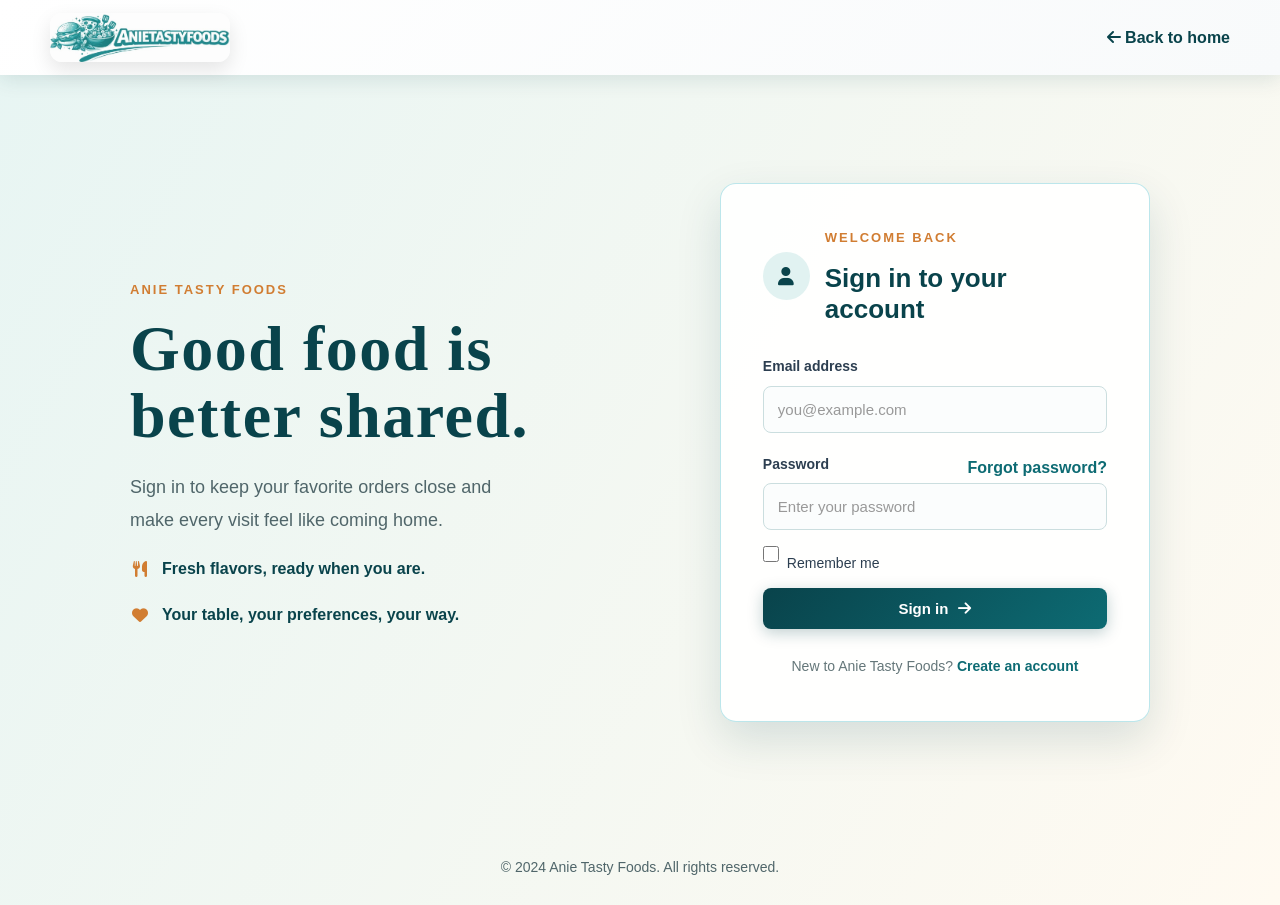
<file: login.html>
<!DOCTYPE html>
<html lang="en">

<head>
    <meta charset="UTF-8">
    <meta name="viewport" content="width=device-width, initial-scale=1.0">
    <title>Sign In - Anie Tasty Foods</title>
    <link href="https://cdnjs.cloudflare.com/ajax/libs/font-awesome/6.0.0-beta3/css/all.min.css" rel="stylesheet">
    <link rel="stylesheet" href="style.css">
</head>

<body class="auth-page">
    <header>
        <div class="images">
            <a href="index.html" aria-label="Anie Tasty Foods home">
                <img id="images" src="logo.jpeg" alt="Anie Tasty Foods logo">
            </a>
        </div>
        <a class="auth-home-link" href="index.html">
            <i class="fa-solid fa-arrow-left"></i> Back to home
        </a>
    </header>

    <main class="auth-layout">
        <section class="auth-intro">
            <p class="auth-kicker">ANIE TASTY FOODS</p>
            <h1>Good food is better shared.</h1>
            <p>Sign in to keep your favorite orders close and make every visit feel like coming home.</p>
            <div class="auth-detail"><i class="fa-solid fa-utensils"></i><span>Fresh flavors, ready when you are.</span></div>
            <div class="auth-detail"><i class="fa-solid fa-heart"></i><span>Your table, your preferences, your way.</span></div>
        </section>

        <section class="auth-card" aria-labelledby="login-title">
            <div class="auth-card-heading">
                <span class="auth-icon"><i class="fa-solid fa-user"></i></span>
                <div>
                    <p class="auth-label">WELCOME BACK</p>
                    <h2 id="login-title">Sign in to your account</h2>
                </div>
            </div>

            <form class="auth-form" action="#" method="post">
                <label for="email">Email address</label>
                <input id="email" name="email" type="email" autocomplete="email" placeholder="you@example.com" required>

                <div class="password-label">
                    <label for="password">Password</label>
                    <a href="#">Forgot password?</a>
                </div>
                <input id="password" name="password" type="password" autocomplete="current-password" placeholder="Enter your password" required>

                <label class="remember-me" for="remember">
                    <input id="remember" name="remember" type="checkbox">
                    <span>Remember me</span>
                </label>

                <button class="auth-submit" type="submit">Sign in <i class="fa-solid fa-arrow-right"></i></button>
            </form>

            <p class="auth-switch">New to Anie Tasty Foods? <a href="signup.html">Create an account</a></p>
        </section>
    </main>

    <footer class="auth-footer">
        <p>&copy; 2024 Anie Tasty Foods. All rights reserved.</p>
    </footer>
</body>

</html>
</file>
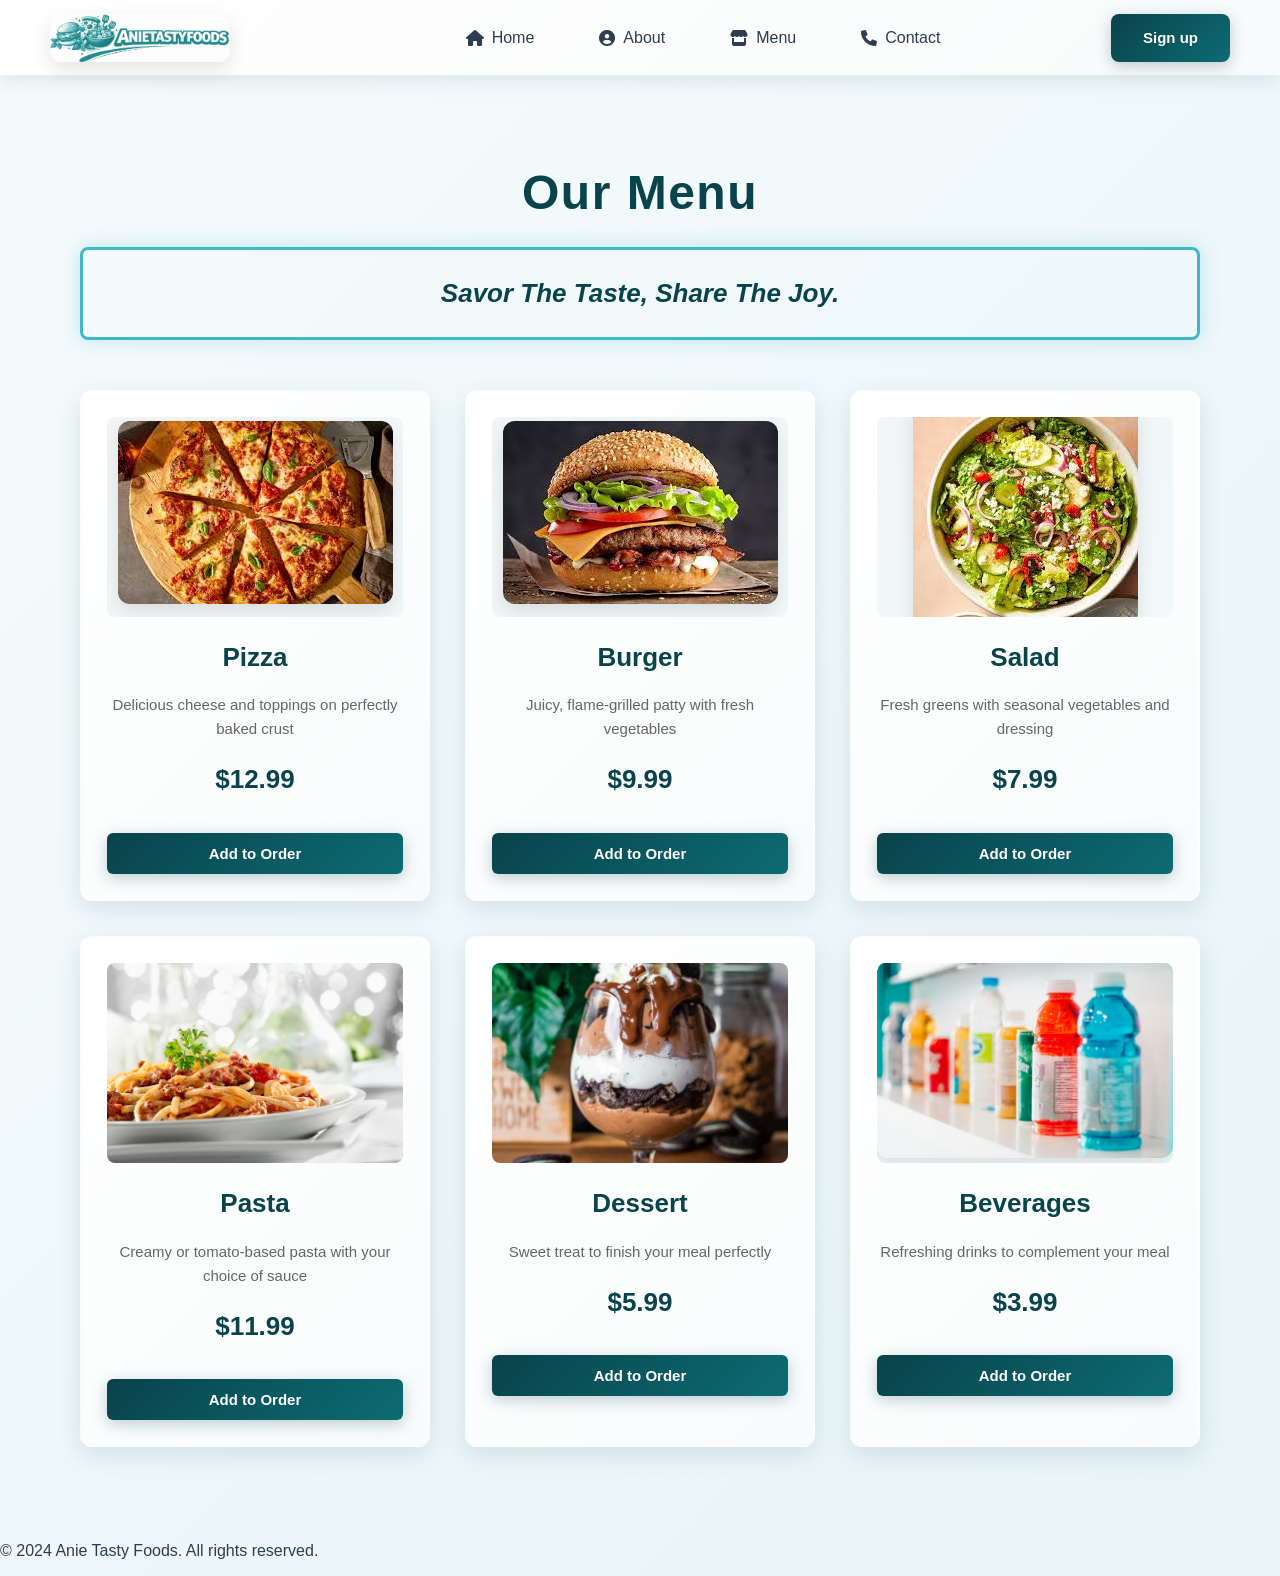
<file: menu.html>
<!DOCTYPE html>
<html lang="en">

<head>
    <meta charset="UTF-8">
    <meta name="viewport" content="width=device-width, initial-scale=1.0">
    <title>Menu - Anie Tasty Foods</title>
    <link href="https://cdnjs.cloudflare.com/ajax/libs/font-awesome/6.0.0-beta3/css/all.min.css" rel="stylesheet">
    <link rel="stylesheet" href="style.css">
</head>

<body>

    <header>
        <div class="images">
            <img id="images" src="logo.jpeg" alt="logo">
        </div>

        <div class="nav a">
            <nav>
                <a class="navlinks">
                    <div class="icons">
                        <a href="index.html#Home"><i class="fa-solid fa-house"></i>Home</a>
                        <a href="index.html#About"><i class="fa-solid fa-circle-user"></i>About</a>
                        <a href="menu.html"><i class="fa-solid fa-store"></i>Menu</a>
                        <a href="index.html#Contact"><i class="fa-solid fa-phone"></i>Contact</a>
                    </div>
                </a>
            </nav>
        </div>
        <div class="box">
            <a class="header-action" href="signup.html">Sign up</a>
        </div>
    </header>

    <div class="menu-container">
        <h1>Our Menu</h1>
        <p class="menu-subtitle">Savor The Taste, Share The Joy.</p>

        <div class="menu-grid">
            <div class="menu-card">
                <div class="menu-icon">
                    <!-- <i class="fa-solid fa-pizza-slice"></i> -->
                    <div class="pizza">
                    <img src="pizza.jfif" alt="Pizza">
                    </div>
                </div>
                <h3>Pizza</h3>
                <p class="description">Delicious cheese and toppings on perfectly baked crust</p>
                <p class="price">$12.99</p>
                <button class="order-btn">Add to Order</button>
            </div>

            <div class="menu-card">
                <div class="menu-icon">
                    <!-- <i class="fa-solid fa-burger"></i> -->
                    <div class="burger">
                    <img src="download.jfif" alt="Burger">
                    </div>
                </div>
                <h3>Burger</h3>
                <p class="description">Juicy, flame-grilled patty with fresh vegetables</p>
                <p class="price">$9.99</p>
                <button class="order-btn">Add to Order</button>
            </div>

            <div class="menu-card">
                <div class="menu-icon">
                    <!-- <i class="fa-solid fa-salad"></i> -->
                    <div class="salad"> 
                    <img src="salad.jfif" alt="Salad">
                    </div>
                </div>
                <h3>Salad</h3>
                <p class="description">Fresh greens with seasonal vegetables and dressing</p>
                <p class="price">$7.99</p>
                <button class="order-btn">Add to Order</button>
            </div>

            <div class="menu-card">
                <div class="menu-icon">
                    <!-- <i class="fa-solid fa-utensils"></i> -->
                    <div class="pasta"> 
                    <img src="pasta.avif" alt="pasta">
                    </div>
                </div>
                <h3>Pasta</h3>
                <p class="description">Creamy or tomato-based pasta with your choice of sauce</p>
                <p class="price">$11.99</p>
                <button class="order-btn">Add to Order</button>
            </div>

            <div class="menu-card">
                <div class="menu-icon">
                    <!-- <i class="fa-solid fa-ice-cream"></i> -->
                    <div class="dessert">
                    <img src="icecream.avif" alt="Dessert">
                    </div>
                </div>
                <h3>Dessert</h3>
                <p class="description">Sweet treat to finish your meal perfectly</p>
                <p class="price">$5.99</p>
                <button class="order-btn">Add to Order</button>
            </div>

            <div class="menu-card">
                <div class="menu-icon">
                    <!-- <i class="fa-solid fa-coffee"></i> -->
                    <div class="menu-pics">
                    <img src="beverages.avif" alt="beverages">
                </div>
                </div>
                <h3>Beverages</h3>
                <p class="description">Refreshing drinks to complement your meal</p>
                <p class="price">$3.99</p>
                <button class="order-btn">Add to Order</button>
            </div>
        </div>
    </div>

    <footer>
        <p>&copy; 2024 Anie Tasty Foods. All rights reserved.</p>
    </footer>

</body>

</html>
</file>
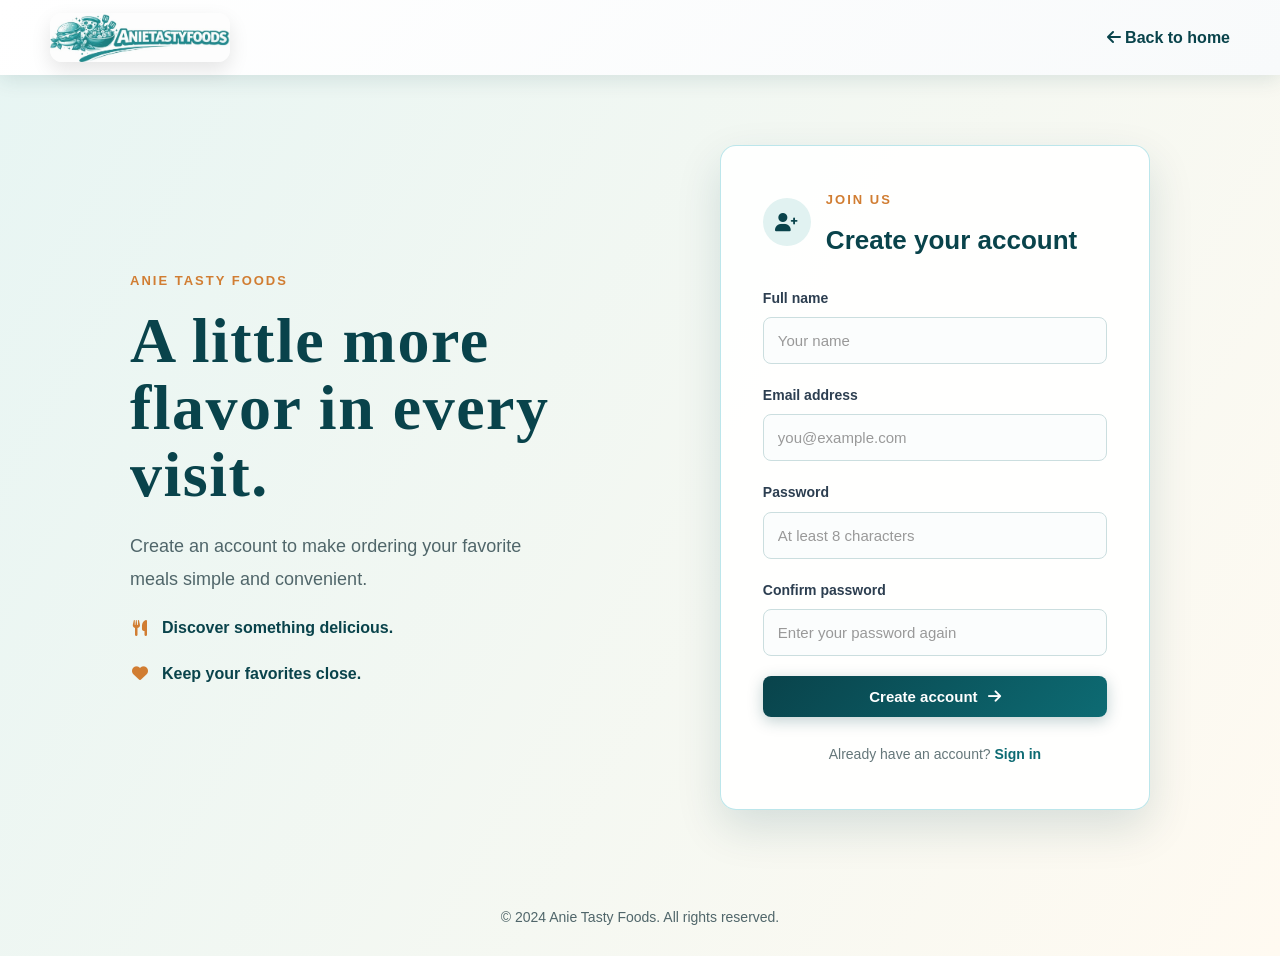
<file: signup.html>
<!DOCTYPE html>
<html lang="en">

<head>
    <meta charset="UTF-8">
    <meta name="viewport" content="width=device-width, initial-scale=1.0">
    <title>Create Account - Anie Tasty Foods</title>
    <link href="https://cdnjs.cloudflare.com/ajax/libs/font-awesome/6.0.0-beta3/css/all.min.css" rel="stylesheet">
    <link rel="stylesheet" href="style.css">
</head>

<body class="auth-page">
    <header>
        <div class="images">
            <a href="index.html" aria-label="Anie Tasty Foods home">
                <img id="images" src="logo.jpeg" alt="Anie Tasty Foods logo">
            </a>
        </div>
        <a class="auth-home-link" href="index.html">
            <i class="fa-solid fa-arrow-left"></i> Back to home
        </a>
    </header>

    <main class="auth-layout">
        <section class="auth-intro">
            <p class="auth-kicker">ANIE TASTY FOODS</p>
            <h1>A little more flavor in every visit.</h1>
            <p>Create an account to make ordering your favorite meals simple and convenient.</p>
            <div class="auth-detail"><i class="fa-solid fa-utensils"></i><span>Discover something delicious.</span></div>
            <div class="auth-detail"><i class="fa-solid fa-heart"></i><span>Keep your favorites close.</span></div>
        </section>

        <section class="auth-card" aria-labelledby="signup-title">
            <div class="auth-card-heading">
                <span class="auth-icon"><i class="fa-solid fa-user-plus"></i></span>
                <div>
                    <p class="auth-label">JOIN US</p>
                    <h2 id="signup-title">Create your account</h2>
                </div>
            </div>

            <form class="auth-form" action="#" method="post">
                <label for="name">Full name</label>
                <input id="name" name="name" type="text" autocomplete="name" placeholder="Your name" required>

                <label for="email">Email address</label>
                <input id="email" name="email" type="email" autocomplete="email" placeholder="you@example.com" required>

                <label for="password">Password</label>
                <input id="password" name="password" type="password" autocomplete="new-password" minlength="8" placeholder="At least 8 characters" required>

                <label for="confirm-password">Confirm password</label>
                <input id="confirm-password" name="confirm-password" type="password" autocomplete="new-password" minlength="8" placeholder="Enter your password again" required>

                <button class="auth-submit" type="submit">Create account <i class="fa-solid fa-arrow-right"></i></button>
            </form>

            <p class="auth-switch">Already have an account? <a href="login.html">Sign in</a></p>
        </section>
    </main>

    <footer class="auth-footer">
        <p>&copy; 2024 Anie Tasty Foods. All rights reserved.</p>
    </footer>
    <script>
        const password = document.getElementById('password');
        const confirmPassword = document.getElementById('confirm-password');

        function validatePasswords() {
            confirmPassword.setCustomValidity(
                confirmPassword.value && confirmPassword.value !== password.value
                    ? 'Passwords do not match.'
                    : ''
            );
        }

        password.addEventListener('input', validatePasswords);
        confirmPassword.addEventListener('input', validatePasswords);
    </script>
</body>

</html>
</file>
<file: style.css>
/* ========================================
   ANIE TASTY FOODS - PROFESSIONAL STYLING
   ======================================== */

* {
    padding: 0;
    margin: 0;
    box-sizing: border-box;
}

html {
    scroll-behavior: smooth;
}

body {
    font-size: 16px;
    margin: 0;
    background: linear-gradient(135deg, #f5fbfc 0%, #e8f4f8 100%);
    background-attachment: scroll;
    color: #2c3e50;
    min-height: 100vh;
    font-family: 'Segoe UI', 'Roboto', Tahoma, Geneva, Verdana, sans-serif;
    line-height: 1.6;
}

/* ========== HEADER & NAVIGATION ========== */

header {
    width: 100%;
    height: 75px;
    display: flex;
    align-items: center;
    justify-content: space-between;
    padding: 0 50px;
    background: linear-gradient(135deg, #ffffff 0%, #f8fafb 100%);
    box-shadow: 0 4px 20px rgba(9, 67, 75, 0.12);
    position: sticky;
    top: 0;
    z-index: 1000;
}

.header-left {
    display: flex;
    align-items: center;
    gap: 20px;
}

.images {
    width: auto;
    max-width: 180px;
    display: flex;
    align-items: center;
    flex-shrink: 0;
}

.menu-toggle {
    display: none;
    background: transparent;
    border: none;
    color: #09434b;
    font-size: 26px;
    cursor: pointer;
}

.nav-links {
    display: flex;
    align-items: center;
    gap: 25px;
    flex: 1;
    justify-content: center;
}

.nav-links a {
    font-size: 16px;
    text-decoration: none;
    color: #2c3e50;
    display: flex;
    align-items: center;
    gap: 8px;
    transition: all 0.3s ease;
    padding: 10px 15px;
    border-radius: 6px;
    font-weight: 500;
}

.nav-links a:hover {
    color: #09434b;
    background: rgba(9, 67, 75, 0.1);
    transform: translateY(-2px);
}

.box {
    padding: 0;
    border: none;
    flex-shrink: 0;
}

button {
    padding: 12px 32px;
    background: linear-gradient(135deg, #09434b 0%, #0d6b73 100%);
    color: #ffffff;
    border: none;
    border-radius: 8px;
    cursor: pointer;
    font-weight: 600;
    font-size: 15px;
    transition: all 0.3s ease;
    box-shadow: 0 4px 15px rgba(9, 67, 75, 0.25);
}

#images {
    width: 100%;
    height: auto;
    max-height: 65px;
    object-fit: contain;
    display: block;
}

header nav {
    display: flex;
    align-items: center;
    padding: 0;
    margin: 0;
    text-decoration: none;
    font-weight: 500;
    flex: 1;
    justify-content: center;
    gap: 0;
}

.nav a {
    text-decoration: none;
    color: #2c3e50;
    display: flex;
    align-items: center;
    margin: 0;
    padding: 0;
}

.icons {
    display: flex;
    gap: 35px;
    align-items: center;
    width: 100%;
    justify-content: center;
}

.icons a {
    font-size: 16px;
    text-decoration: none;
    color: #2c3e50;
    display: flex;
    align-items: center;
    gap: 8px;
    transition: all 0.3s ease;
    padding: 10px 15px;
    border-radius: 6px;
    font-weight: 500;
}

.icons a:hover {
    color: #09434b;
    background: rgba(9, 67, 75, 0.1);
    transform: translateY(-2px);
}

.box {
    padding: 0;
    border: none;
    flex-shrink: 0;
}

button {
    padding: 12px 32px;
    background: linear-gradient(135deg, #09434b 0%, #0d6b73 100%);
    color: #ffffff;
    border: none;
    border-radius: 8px;
    cursor: pointer;
    font-weight: 600;
    font-size: 15px;
    transition: all 0.3s ease;
    box-shadow: 0 4px 15px rgba(9, 67, 75, 0.25);
}

button:hover {
    transform: translateY(-3px);
    box-shadow: 0 6px 25px rgba(9, 67, 75, 0.35);
    background: linear-gradient(135deg, #0d6b73 0%, #09434b 100%);
}

/* ========== HERO SECTION ========== */

#Home {
    position: relative;
}

.space {
    padding: 120px 80px;
    font-weight: bold;
    font-style: italic;
    font-family: Georgia, 'Times New Roman', Times, serif;
    font-size: 58px;
    margin: 0;
    display: flex;
    flex-direction: column;
    justify-content: space-between;
    align-items: center;
    width: 100%;
    height: auto;
    min-height: 500px;
    box-shadow: 0 8px 30px rgba(9, 67, 75, 0.15);
    /* background: linear-gradient(135deg, rgba(13, 107, 115, 0.08) 0%, rgba(15, 107, 115, 0.04) 100%), linear-gradient(135deg, #ffffff 0%, #f0f8fa 100%); */
    background-image:
        linear-gradient(110deg, rgba(255, 255, 255, 0.18), rgba(255, 255, 255, 0.04) 48%, rgba(255, 255, 255, 0.18)),
        url(Salted\ Pretzel\ Marble\ Border.png);
    background-repeat: no-repeat;
    background-size: cover;
    background-position: center 46%;
    position: relative;
    border-bottom: 4px solid #09434b;
}

#gradient-text {
    background: linear-gradient(135deg, #0a0800 0%, #1d1507 30%, #086377 65%, #0f4f5a 100%);
    -webkit-background-clip: text;
    -webkit-text-fill-color: transparent;
    background-clip: text;
    opacity: 0;
    transform: translateX(-80px);
    animation: slideIn 1.2s ease-out forwards;
    font-weight: 700;
    letter-spacing: 2px;
    line-height: 1.0;
    margin-bottom: 0%;
}

.hero-content {
    display: flex;
    flex-direction: column;
    align-items: center;
    gap: 24px;
    max-width: 760px;
    width: 100%;
}

#note {
    opacity: 0;
    transform: translateX(-30px);
    animation: slideIn 1.2s ease-out forwards;
    animation-delay: 0.5s;
    color: #09434b;
    font-size: 18px;
    line-height: 1.8;
    max-width: 600px;
    text-align: center;
}

.stats {
    display: flex;
    gap: 40px;
    justify-content: center;
    align-items: center;
    opacity: 0;
    transform: translateY(20px);
    animation: slideIn 1.2s ease-out forwards;
    animation-delay: 1s;
}

.stat-item {
    display: flex;
    align-items: center;
    gap: 8px;
    color: #09434b;
    font-size: 20px;
    font-weight: 600;
    background: rgba(255, 255, 255, 0.9);
    padding: 12px 24px;
    border-radius: 25px;
    box-shadow: 0 4px 15px rgba(9, 67, 75, 0.2);
    border: 2px solid #3fb7c7;
}

.stat-item i {
    color: #ffd58b;
}

.menu {
    padding: 0;
    position: relative;
    text-align: center;
    margin-top: 30px;
    font-size: 56px;
    font-weight: 600;
    color: #09434b;
    text-decoration: none;
    display: flex;
    align-items: center;
    justify-content: center;
    gap: 5px;
    animation: cartPulse 2s ease-in-out infinite;
    cursor: pointer;
    transition: all 0.3s ease;
}

.menu:hover {
    color: #0d6b73;
    transform: scale(1.15) rotate(5deg);
}

@keyframes cartPulse {
    0%, 100% { transform: scale(1); }
    50% { transform: scale(1.2); }
}

@keyframes slideIn {
    to {
        opacity: 1;
        transform: translateX(0) translateY(0);
    }
}

/* ========== TYPOGRAPHY ========== */

h1 {
    font-family: 'Impact', 'Arial Black', sans-serif;
    margin-bottom: 20px;
    color: #09434b;
    font-size: 48px;
    font-weight: 700;
    letter-spacing: 1.5px;
}

h3 {
    padding: 0;
    margin: 0;
    color: #09434b;
    font-size: 32px;
    font-weight: 700;
}

h4 {
    font-size: 42px;
    color: #09434b;
    font-family: 'Impact', 'Arial Black', sans-serif;
    font-weight: 700;
    margin: 50px 0 25px 0;
    padding: 0 40px;
    letter-spacing: 0.5px;
}

p {
    line-height: 1.8;
    margin: 10px 0;
    color: #2c3e50;
}

#cop {
    font-family: Georgia, 'Times New Roman', Times, serif;
    color: #2c3e50;
    font-size: 18px;
    line-height: 1.9;
    padding: 20px 80px;
    font-style: italic;
}

/* ========== MAIN CONTAINER ========== */

.container {
    width: 100%;
    max-width: 1200px;
    margin: 0 auto;
    padding: 80px 40px;
}

.line {
    border-top: 2px solid rgba(9, 67, 75, 0.2);
    margin: 40px 0;
}

/* ========== BOOK A TABLE SECTION ========== */

.sit {
    display: grid;
    grid-template-columns: minmax(0, 0.9fr) minmax(320px, 1.1fr);
    align-items: center;
    gap: clamp(35px, 7vw, 90px);
    padding: clamp(35px, 6vw, 70px) clamp(25px, 6vw, 75px);
    background: linear-gradient(135deg, #ffffff 0%, #eef8f8 100%);
    border: 1px solid rgba(63, 183, 199, 0.35);
    border-radius: 18px;
    box-shadow: 0 16px 35px rgba(9, 67, 75, 0.12);
}

.gut {
    display: flex;
    flex-direction: column;
    align-items: flex-start;
    gap: 20px;
    min-width: 0;
}

.gut h1 {
    padding: 0;
    color: #09434b;
    font-size: clamp(30px, 4vw, 48px);
    line-height: 1.1;
    letter-spacing: 1px;
}

.gut p {
    font-size: 17px;
    color: #555;
    line-height: 1.8;
}

#but {
    display: inline-block;
    align-items: center;
    width: fit-content;
    padding: 16px 48px;
    background: linear-gradient(135deg, #09434b 0%, #0d6b73 100%);
    color: #ffffff;
    border: none;
    border-radius: 8px;
    cursor: pointer;
    font-weight: 700;
    font-size: 16px;
    letter-spacing: 1px;
    transition: all 0.3s ease;
    box-shadow: 0 4px 15px rgba(9, 67, 75, 0.25);
    position: relative;
    overflow: hidden;
}

#but::before {
    content: '';
    position: absolute;
    top: 0;
    left: -100%;
    width: 100%;
    height: 100%;
    background: linear-gradient(135deg, rgba(255,255,255,0.2) 0%, rgba(255,255,255,0) 100%);
    transition: left 0.3s ease;
}

#but:hover {
    transform: translateY(-4px);
    box-shadow: 0 8px 30px rgba(9, 67, 75, 0.4);
    background: linear-gradient(135deg, #0d6b73 0%, #09434b 100%);
}

#but:hover::before {
    left: 100%;
}

#but:active {
    transform: translateY(-1px);
    box-shadow: 0 2px 10px rgba(9, 67, 75, 0.3);
}

.pics {
    width: 100%;
    max-width: none;
    display: flex;
    align-items: center;
    justify-content: center;
}

.pics img {
    width: 100%;
    height: 320px;
    object-fit: cover;
    border-radius: 12px;
    box-shadow: 0 10px 30px rgba(9, 67, 75, 0.2);
    transition: all 0.4s ease;
}

.pics img:hover {
    transform: scale(1.05);
    box-shadow: 0 12px 40px rgba(9, 67, 75, 0.3);
}


/* ========== GRID & IMAGES ========== */

.grid-3 {
    display: flex;
    flex-wrap: wrap;
    gap: 30px;
    margin-top: 30px;
}

img {
    width: 90%;
    max-width: 100%;
    border-radius: 12px;
    transition: all 0.4s ease;
    box-shadow: 0 8px 20px rgba(0, 0, 0, 0.1);
}

img:hover {
    transform: translateY(-5px);
    box-shadow: 0 12px 35px rgba(9, 67, 75, 0.2);
}

/* ========== MENU SECTION ========== */

.menu-container {
    max-width: 1200px;
    margin: 0 auto;
    padding: 80px 40px;
}

.menu-container h1 {
    text-align: center;
    margin-bottom: 15px;
}

.menu-subtitle {
    text-align: center;
    padding: 20px 40px;
    border: 3px solid #3fb7c7;
    box-shadow: 0 0 20px rgba(63, 183, 199, 0.3);
    color: #09434b;
    font-size: 26px;
    font-family: 'Impact', 'Arial Black', sans-serif;
    border-radius: 8px;
    margin-bottom: 50px;
    font-style: italic;
    font-weight: 700;
}

.menu-grid {
    display: grid;
    grid-template-columns: repeat(auto-fit, minmax(280px, 1fr));
    gap: 35px;
    margin-top: 40px;
}

.menu-card {
    background: linear-gradient(135deg, #ffffff 0%, #f8fbfc 100%);
    border-radius: 12px;
    padding: 25px;
    text-align: center;
    box-shadow: 0 8px 24px rgba(9, 67, 75, 0.12);
    transition: all 0.4s cubic-bezier(0.25, 0.46, 0.45, 0.94);
    border: 2px solid transparent;
    overflow: hidden;
    position: relative;
}

.menu-card::before {
    content: '';
    position: absolute;
    top: 0;
    left: 0;
    width: 100%;
    height: 4px;
    background: linear-gradient(90deg, #09434b, #3fb7c7, #09434b);
    transform: scaleX(0);
    transform-origin: left;
    transition: transform 0.4s ease;
}

.menu-card:hover::before {
    transform: scaleX(1);
}

.menu-card:hover {
    transform: translateY(-8px);
    box-shadow: 0 15px 40px rgba(9, 67, 75, 0.25);
    border-color: #3fb7c7;
}

.menu-icon {
    width: 100%;
    height: 200px;
    display: flex;
    align-items: center;
    justify-content: center;
    margin-bottom: 20px;
    overflow: hidden;
    border-radius: 8px;
    background: linear-gradient(135deg, rgba(9, 67, 75, 0.05), rgba(63, 183, 199, 0.05));
}

.menu-icon img {
    width: 100%;
    height: 100%;
    object-fit: cover;
    transition: transform 0.4s ease;
}

.menu-card:hover .menu-icon img {
    transform: scale(1.1) rotate(2deg);
}

.menu-card h3 {
    margin: 15px 0;
    font-size: 26px;
}

.description {
    color: #666;
    font-size: 15px;
    margin: 12px 0;
    line-height: 1.6;
}

.price {
    color: #09434b;
    font-weight: 700;
    font-size: 26px;
    margin: 15px 0;
}

.order-btn {
    width: 100%;
    padding: 12px 20px;
    background: linear-gradient(135deg, #09434b 0%, #0d6b73 100%);
    color: white;
    border: none;
    border-radius: 6px;
    cursor: pointer;
    font-weight: 600;
    font-size: 15px;
    transition: all 0.3s ease;
    margin-top: 15px;
}

.order-btn:hover {
    transform: scale(1.02);
    box-shadow: 0 6px 20px rgba(9, 67, 75, 0.35);
}

.order-btn:active {
    transform: scale(0.98);
}

/* ========== TESTIMONIALS/COMMENTS ========== */

.cards {
    height: auto;
    display: flex;
    margin: 40px 0;
    justify-content: space-around;
    flex-wrap: wrap;
    gap: 30px;
}

.commentcard {
    display: flex;
    flex-direction: row;
    width: 100%;
    max-width: 300px;
    align-items: center;
    justify-content: space-between;
    flex-wrap: wrap;
    align-content: center;
    gap: 15px;
    border-radius: 12px;
    padding: 0;
}

.boxf {
    padding: 25px;
    width: 100%;
    font-size: 15px;
    text-align: center;
    border-radius: 12px;
    background: linear-gradient(135deg, #f0f8fa 0%, #ffffff 100%);
    border: 2px solid #3fb7c7;
    transition: all 0.4s ease;
    box-shadow: 0 6px 18px rgba(9, 67, 75, 0.1);
}

.boxf:hover {
    box-shadow: 0 12px 30px rgba(9, 67, 75, 0.2);
    border-color: #09434b;
    transform: translateY(-3px);
}

#box1 {
    height: auto;
    background: linear-gradient(135deg, #e8f4f8 0%, #f0fafb 100%);
}

.tyt {
    color: #09434b;
    display: flex;
    flex-direction: column;
    align-items: center;
    justify-content: center;
    gap: 10px;
}

#face1, #face {
    height: 120px;
    width: 120px;
    border-radius: 50%;
    object-fit: cover;
    border: 3px solid #3fb7c7;
    box-shadow: 0 4px 12px rgba(9, 67, 75, 0.2);
}

.comment {
    padding: 20px;
    margin: 0;
    display: flex;
    align-items: center;
    justify-content: center;
}

/* ========== CONTACT SECTION ========== */

#Contact {
    background: linear-gradient(135deg, #f6fbfb 0%, #e9f6f6 100%);
    padding: 50px 40px;
    text-align: center;
    color: #09434b;
    border-top: 4px solid #09434b;
    box-shadow: inset 0 4px 12px rgba(9, 67, 75, 0.08);
}

#Contact p {
    margin: 10px 0;
    font-size: 17px;
    line-height: 1.8;
}

#Contact footer {
    margin-top: 20px;
    color: #0a4546;
    font-size: 15px;
    font-weight: 500;
}

/* ========== FORM STYLING ========== */

.form-card {
    background: linear-gradient(135deg, #ffffff 0%, #f8fbfc 100%);
    padding: 40px;
    border-radius: 12px;
    box-shadow: 0 8px 24px rgba(9, 67, 75, 0.12);
    max-width: 450px;
    margin: 30px auto;
}

.grid-2 {
    display: grid;
    grid-template-columns: 1fr;
    gap: 30px;
    width: 100%;
}

.button {
    text-align: left;
}

input {
    width: 100%;
    padding: 14px;
    border: 2px solid #e0e0e0;
    border-radius: 8px;
    margin-bottom: 18px;
    font-size: 15px;
    transition: all 0.3s ease;
    font-family: inherit;
}

input:focus {
    outline: none;
    border-color: #09434b;
    box-shadow: 0 0 0 3px rgba(9, 67, 75, 0.1);
}

input::placeholder {
    color: #999;
}

/* ========== LOGIN PAGE ========== */

.auth-page {
    background: linear-gradient(120deg, #e7f5f3 0%, #fffaf1 100%);
}

.header-action {
    display: inline-block;
    padding: 12px 32px;
    border-radius: 8px;
    background: linear-gradient(135deg, #09434b 0%, #0d6b73 100%);
    color: #ffffff;
    font-size: 15px;
    font-weight: 600;
    text-decoration: none;
    box-shadow: 0 4px 15px rgba(9, 67, 75, 0.25);
    transition: all 0.3s ease;
}

.header-action:hover {
    color: #ffffff;
    transform: translateY(-3px);
    box-shadow: 0 6px 25px rgba(9, 67, 75, 0.35);
}

.auth-home-link {
    color: #09434b;
    font-weight: 600;
    text-decoration: none;
}

.auth-home-link:hover,
.auth-switch a:hover,
.password-label a:hover {
    color: #d17d32;
}

.auth-layout {
    display: grid;
    grid-template-columns: minmax(0, 0.85fr) minmax(360px, 0.75fr);
    align-items: center;
    gap: clamp(45px, 8vw, 120px);
    max-width: 1100px;
    min-height: calc(100vh - 145px);
    margin: 0 auto;
    padding: 70px 40px;
}

.auth-intro {
    max-width: 480px;
}

.auth-kicker,
.auth-label {
    margin: 0 0 14px;
    color: #d17d32;
    font-size: 13px;
    font-weight: 800;
    letter-spacing: 2px;
}

.auth-intro h1 {
    margin: 0 0 22px;
    color: #09434b;
    font-family: Georgia, 'Times New Roman', Times, serif;
    font-size: clamp(42px, 5vw, 68px);
    line-height: 1.05;
}

.auth-intro > p:not(.auth-kicker) {
    max-width: 410px;
    color: #50666a;
    font-size: 18px;
}

.auth-detail {
    display: flex;
    align-items: center;
    gap: 12px;
    margin-top: 20px;
    color: #09434b;
    font-weight: 600;
}

.auth-detail i {
    color: #d17d32;
    width: 20px;
    text-align: center;
}

.auth-card {
    padding: 42px;
    background: rgba(255, 255, 255, 0.92);
    border: 1px solid rgba(63, 183, 199, 0.35);
    border-radius: 16px;
    box-shadow: 0 18px 45px rgba(9, 67, 75, 0.14);
}

.auth-card-heading {
    display: flex;
    align-items: center;
    gap: 15px;
    margin-bottom: 30px;
}

.auth-icon {
    display: grid;
    place-items: center;
    width: 48px;
    height: 48px;
    border-radius: 50%;
    background: #e1f2f1;
    color: #09434b;
    font-size: 18px;
}

.auth-card h2 {
    margin: 0;
    color: #09434b;
    font-size: 26px;
    line-height: 1.2;
}

.auth-form label {
    display: block;
    margin-bottom: 8px;
    color: #2c3e50;
    font-size: 14px;
    font-weight: 700;
}

.auth-form input:not([type="checkbox"]) {
    margin-bottom: 20px;
    border: 1px solid #cbdedf;
    background: #fbfdfd;
}

.password-label {
    display: flex;
    align-items: center;
    justify-content: space-between;
}

.password-label a,
.auth-switch a {
    color: #0d6b73;
    font-weight: 700;
    text-decoration: none;
}

.remember-me {
    display: flex !important;
    align-items: center;
    gap: 8px;
    margin: -4px 0 22px;
    font-weight: 500 !important;
}

.remember-me input {
    width: 16px;
    height: 16px;
    accent-color: #09434b;
}

.auth-submit {
    display: flex;
    align-items: center;
    justify-content: center;
    gap: 10px;
    width: 100%;
}

.auth-switch {
    margin: 25px 0 0;
    color: #65777a;
    text-align: center;
    font-size: 14px;
}

.auth-footer {
    padding: 15px 20px;
    color: #50666a;
    text-align: center;
}

.auth-footer p {
    color: inherit;
    font-size: 14px;
}

/* ========== DROPDOWN MENU ========== */

.dropdown-menu {
    position: absolute;
    top: 120px;
    right: 30px;
    background: white;
    border: 2px solid #09434b;
    border-radius: 12px;
    box-shadow: 0 8px 25px rgba(0, 0, 0, 0.15);
    min-width: 230px;
    display: none;
    z-index: 1000;
    overflow: hidden;
}

.dropdown-menu.active {
    display: flex;
    flex-direction: column;
    animation: slideDown 0.3s ease;
}

@keyframes slideDown {
    from {
        opacity: 0;
        transform: translateY(-10px);
    }
    to {
        opacity: 1;
        transform: translateY(0);
    }
}

.menu-item {
    padding: 14px 20px;
    display: flex;
    justify-content: space-between;
    align-items: center;
    border-bottom: 1px solid #f0f0f0;
    font-size: 15px;
    color: #333;
    transition: all 0.3s ease;
    cursor: pointer;
}

.menu-item:last-child {
    border-bottom: none;
}

.menu-item:hover {
    background: rgba(9, 67, 75, 0.08);
    color: #09434b;
    padding-left: 24px;
}

.menu-item .price {
    color: #09434b;
    font-weight: 700;
    font-size: 15px;
}

/* ========== RESPONSIVE DESIGN ========== */

@media (max-width: 768px) {
    header {
        padding: 0 20px;
        height: 70px;
    }

    .images {
        max-width: 130px;
    }

    .icons {
        gap: 15px;
        font-size: 14px;
    }

    .icons a {
        padding: 8px 10px;
        gap: 5px;
    }

    .space {
        padding: 60px 30px;
        font-size: 36px;
        min-height: 350px;
    }

    h1 {
        font-size: 36px;
    }

    h4 {
        padding: 0 20px;
        font-size: 32px;
    }

    .container {
        padding: 50px 20px;
    }

    .sit {
        gap: 35px;
        padding: 40px 25px;
    }

    .menu-grid {
        grid-template-columns: repeat(auto-fit, minmax(230px, 1fr));
        gap: 20px;
    }

    .menu-card {
        padding: 20px;
    }

    .menu-container {
        padding: 50px 20px;
    }

    .auth-layout {
        grid-template-columns: minmax(0, 1fr);
        gap: 35px;
        min-height: auto;
        padding: 50px 20px;
    }

    .auth-intro {
        max-width: 620px;
    }

    .auth-card {
        width: 100%;
        max-width: 520px;
        margin: 0 auto;
        padding: 32px 28px;
    }

    #Contact {
        padding: 30px 20px;
    }

    button {
        padding: 10px 24px;
        font-size: 14px;
    }
}

@media (max-width: 480px) {
    header {
        flex-direction: column;
        height: auto;
        padding: 10px 15px;
        gap: 12px;
        align-items: stretch;
    }

    .header-left {
        width: 100%;
        justify-content: space-between;
    }

    .images {
        max-width: 100px;
    }

    .menu-toggle {
        display: inline-flex;
        align-items: center;
        justify-content: center;
    }

    .nav-links {
        width: 100%;
        flex-direction: column;
        align-items: center;
        gap: 10px;
        display: none;
        padding: 10px 0;
        background: rgba(255, 255, 255, 0.95);
        border-radius: 12px;
        box-shadow: 0 8px 20px rgba(9, 67, 75, 0.1);
    }

    .nav-links.active {
        display: flex;
    }

    .nav-links a {
        width: 100%;
        justify-content: center;
        padding: 10px 0;
        border-radius: 8px;
    }

    .space {
        padding: 40px 20px;
        font-size: 24px;
        min-height: 280px;
    }

    h1, h4 {
        font-size: 24px;
        padding: 0 10px;
    }

    .container {
        padding: 35px 15px;
    }

    .sit {
        grid-template-columns: 1fr;
        gap: 30px;
        padding: 30px 20px;
    }

    .pics {
        max-width: 100%;
    }

    .pics img {
        height: 240px;
    }

    .stats {
        flex-direction: column;
        gap: 15px;
    }

    #note {
        font-size: 16px;
        max-width: 100%;
    }

    .cards {
        justify-content: center;
        gap: 20px;
    }

    .menu-grid {
        grid-template-columns: 1fr;
        gap: 15px;
    }

    .form-card {
        width: 100%;
        padding: 25px;
    }

    .auth-layout {
        padding: 35px 15px;
    }

    .auth-intro h1 {
        font-size: 42px;
    }

    .auth-card {
        padding: 28px 20px;
    }

    .auth-card h2 {
        font-size: 22px;
    }

    #cop {
        padding: 15px;
        font-size: 15px;
    }
}
</file>
